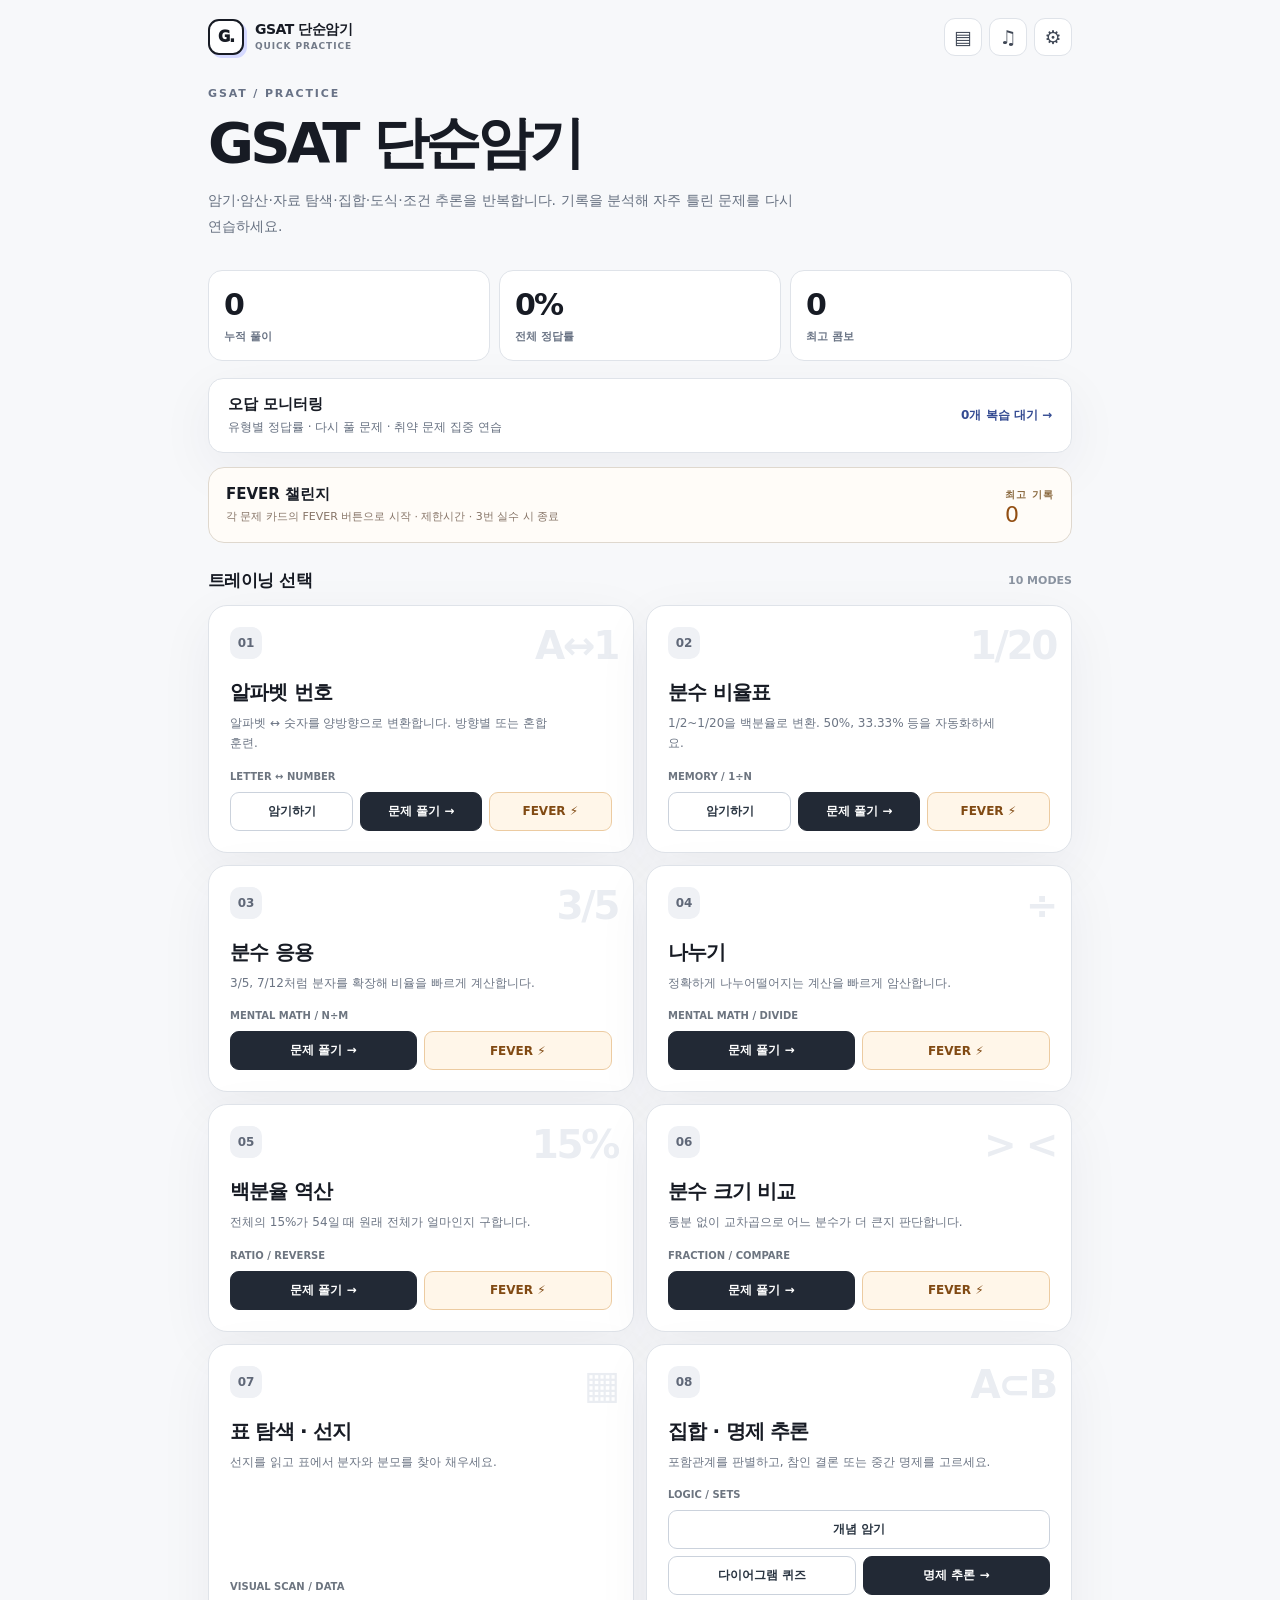
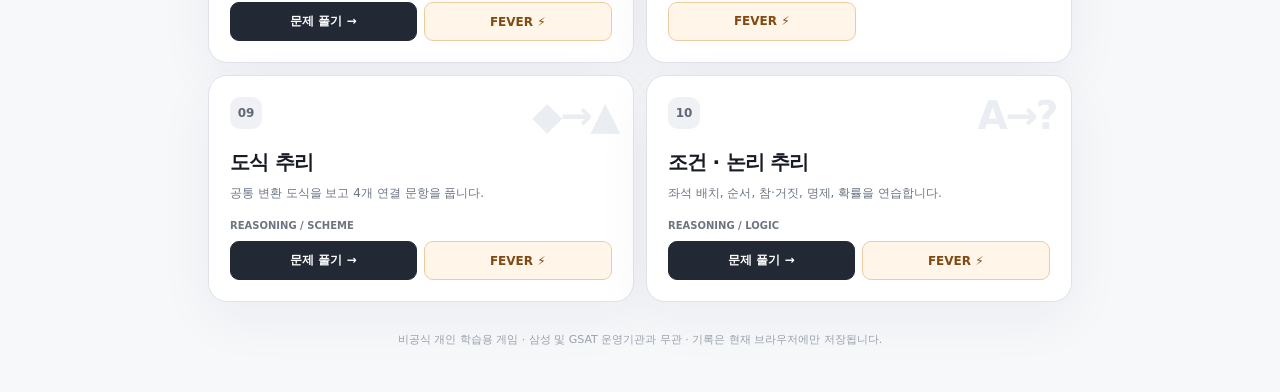
<file: index.html>
<!doctype html>
<html lang="ko">
<head>
  <meta charset="utf-8">
  <meta name="viewport" content="width=device-width,initial-scale=1,viewport-fit=cover">
  <meta name="theme-color" content="#f7f8fa">
  <meta name="description" content="암기 · 암산 · 자료해석 · 집합 추론 · FEVER 챌린지">
  <meta name="apple-mobile-web-app-capable" content="yes">
  <meta name="apple-mobile-web-app-title" content="GSAT 단순암기">
  <link rel="manifest" href="./manifest.webmanifest">
  <link rel="icon" type="image/png" href="./icons/icon-192.png">
  <link rel="apple-touch-icon" href="./icons/icon-192.png">
  <link rel="stylesheet" href="./css/base.css">
  <link rel="stylesheet" href="./css/table.css">
  <link rel="stylesheet" href="./css/logic.css">
  <link rel="stylesheet" href="./css/fever.css">
  <link rel="stylesheet" href="./css/progress.css">
  <link rel="stylesheet" href="./css/keypad.css">
  <link rel="stylesheet" href="./css/reasoning-extra.css">
  <link rel="stylesheet" href="./css/scratchpad.css">
  <title>GSAT 단순암기</title>
</head>
<body>
  <div id="app" class="app-shell"><div class="boot">GSAT 단순암기</div></div>
  <canvas id="fx" aria-hidden="true"></canvas>
  <div id="celebration" class="celebration" aria-live="polite" aria-atomic="true"></div>
  <div id="toast" class="toast" aria-live="polite"></div>
  <script src="./js/core/state.js" defer></script>
  <script src="./js/core/balancing.js" defer></script>
  <script src="./js/core/views.js" defer></script>
  <script src="./js/core/progress.js" defer></script>
  <script src="./js/core/fever.js" defer></script>
  <script src="./js/core/scratchpad.js" defer></script>
  <script src="./js/core/session.js" defer></script>
  <script src="./js/core/effects.js" defer></script>
  <script src="./js/games/alphabet.js" defer></script>
  <script src="./js/games/fractions.js" defer></script>
  <script src="./js/games/arithmetic.js" defer></script>
  <script src="./js/games/table.js" defer></script>
  <script src="./js/games/diagrams.js" defer></script>
  <script src="./js/games/reasoning.js" defer></script>
  <script src="./js/games/scheme.js" defer></script>
  <script src="./js/games/deduction.js" defer></script>
  <script src="./js/main.js" defer></script>
</body>
</html>
</file>
<file: css/base.css>
:root{--bg:#f7f8fa;--paper:#fff;--ink:#171b24;--muted:#667080;--line:#dfe3e9;--line-strong:#aab2bd;--blue:#3f5af8;--good:#17875b;--bad:#c43843;--rounded:19px;--shadow:0 16px 55px rgba(30,41,64,.055)}
*{box-sizing:border-box;-webkit-tap-highlight-color:transparent}
html{background:var(--bg);scroll-behavior:smooth}
body{margin:0;color:var(--ink);font-family:system-ui,-apple-system,"Apple SD Gothic Neo","Malgun Gothic",sans-serif;min-height:100dvh;overscroll-behavior-y:contain}
button,input,select{font:inherit}
button{cursor:pointer}
button:focus-visible,input:focus-visible,select:focus-visible{outline:3px solid #899dff;outline-offset:2px}
button:disabled{opacity:.36;cursor:not-allowed}
.app-shell{max-width:940px;margin:0 auto;padding:calc(18px + env(safe-area-inset-top)) clamp(14px,4vw,38px) calc(42px + env(safe-area-inset-bottom));min-height:100dvh}
.boot{letter-spacing:.22em;font-weight:800;color:#87909e;text-align:center;padding:36vh 0;font-size:12px}
.topbar{display:flex;justify-content:space-between;align-items:center;gap:10px;margin-bottom:31px}
.logo{display:flex;align-items:center;gap:11px;cursor:pointer;user-select:none}
.logo-mark{width:36px;height:36px;border:2px solid var(--ink);border-radius:11px;display:grid;place-items:center;font-size:15px;font-weight:950;letter-spacing:-1px;background:#fff;box-shadow:3px 3px 0 #d5d9ff}
.logo-words{display:flex;flex-direction:column;line-height:1.1}
.logo-words strong{font-size:14px;letter-spacing:.12em}
.logo-words small{font-size:9px;color:#737b89;letter-spacing:.15em;margin-top:4px;font-weight:750}
.top-actions{display:flex;gap:7px;align-items:center}
.icon-btn{width:38px;height:38px;border-radius:11px;border:1px solid var(--line);background:white;color:#404856;display:grid;place-items:center;font-size:19px}
.icon-btn:active{transform:scale(.96)}
.tiny-pill{font-size:11px;color:#60697a;border:1px solid var(--line);background:#fff;border-radius:999px;padding:7px 10px;font-weight:700}
.eyebrow{font-size:11px;font-weight:800;letter-spacing:.17em;color:#687286;text-transform:uppercase}
.hero h1{font-size:clamp(33px,7vw,56px);letter-spacing:-.066em;line-height:1.13;margin:11px 0 14px;font-weight:850}
.hero p{font-size:14px;line-height:1.85;color:var(--muted);max-width:590px;margin:0 0 30px}
.stats-grid{display:grid;grid-template-columns:repeat(3,1fr);gap:9px;margin-bottom:32px}
.stat{border:1px solid var(--line);border-radius:14px;padding:16px 15px;background:var(--paper)}
.stat b{display:block;font-size:clamp(24px,4.2vw,30px);letter-spacing:-.06em;line-height:1.2;font-variant-numeric:tabular-nums}
.stat span{display:block;margin-top:6px;font-size:11px;color:#697384;font-weight:700}
.section-header{display:flex;justify-content:space-between;align-items:center;margin:12px 0 13px}
.section-header h2{font-size:17px;letter-spacing:-.03em;margin:0}
.section-header span{font-size:11px;color:#8a93a0;font-weight:700}
.mode-grid{display:grid;grid-template-columns:repeat(2,1fr);gap:12px}
.mode-card{position:relative;text-align:left;border:1px solid var(--line);border-radius:19px;background:white;padding:21px;min-height:198px;display:flex;flex-direction:column;align-items:flex-start;box-shadow:var(--shadow);transition:transform .13s,border-color .13s,box-shadow .13s;overflow:hidden}
.mode-card:active{transform:scale(.986)}.mode-card:hover{border-color:#b0bbcf;box-shadow:0 10px 35px rgba(45,56,78,.09)}
.mode-index{display:flex;align-items:center;justify-content:center;width:32px;height:32px;background:#eff1f5;color:#606878;border-radius:10px;font-weight:800;font-size:12px;margin-bottom:20px}
.mode-title{font-size:20px;font-weight:800;letter-spacing:-.04em}
.mode-sub{font-size:12px;color:#6c7584;line-height:1.7;max-width:330px;margin-top:7px}
.mode-art{position:absolute;right:15px;top:20px;color:#eaedf2;font-weight:900;letter-spacing:-.06em;font-size:39px;line-height:1;pointer-events:none}
.mode-foot{display:flex;justify-content:space-between;align-items:center;width:100%;margin-top:auto;padding-top:17px;font-size:10px;font-weight:800;color:#6d7580}
.play-arrow{width:27px;height:27px;border:1px solid #e7e9ee;display:grid;place-items:center;border-radius:8px;color:#212632;font-size:15px}
.footnote{font-size:11px;color:#9ba3ae;line-height:1.65;text-align:center;margin:29px auto 0}
.game-head{display:flex;align-items:center;justify-content:space-between;margin-bottom:17px;gap:10px}
.back-btn{display:flex;align-items:center;gap:6px;border:0;padding:8px 0;background:transparent;font-weight:800;color:#667080;font-size:12px}
.game-caption{color:#7f8998;font-size:11px;white-space:nowrap;font-weight:700}
.game-banner{display:flex;align-items:flex-start;justify-content:space-between;gap:12px;margin:0 0 19px}
.game-banner h1{font-size:clamp(23px,5vw,32px);letter-spacing:-.05em;margin:6px 0 0;line-height:1.25}
.combo-chip{border:1px solid #d7dce5;border-radius:12px;background:#fff;padding:9px 13px;text-align:right;min-width:88px}
.combo-chip strong{font-size:19px;font-variant-numeric:tabular-nums;letter-spacing:-.04em}
.combo-chip small{display:block;font-size:9px;letter-spacing:.1em;color:#8a93a1;font-weight:800}
.combo-chip.active{background:#181e32;color:#fff;border-color:#181e32}
.combo-chip.active small{color:#b2bde0}
.progress-track{height:5px;background:#e4e7ee;overflow:hidden;border-radius:100px;margin-bottom:12px}
.progress-fill{height:100%;background:#262c38;border-radius:100px;transition:width .3s ease}
.game-metrics{display:flex;justify-content:space-between;gap:15px;font-size:12px;color:#7b8492;margin-bottom:22px;font-variant-numeric:tabular-nums}
.game-metrics b{color:#394152}
.question-card{background:#fff;border:1px solid var(--line);border-radius:20px;padding:clamp(19px,5vw,38px);box-shadow:var(--shadow);min-height:280px}
.question-label{font-size:11px;letter-spacing:.13em;font-weight:800;color:#808b9a;text-transform:uppercase}
.big-question{font-size:clamp(79px,23vw,132px);font-weight:850;line-height:1.15;text-align:center;letter-spacing:-.075em;padding:18px 0 12px;color:#161b28}
.fraction-question{display:flex;flex-direction:column;align-items:center;padding:15px 0 24px;min-height:162px}
.fraction-numer,.fraction-denom{font-size:clamp(62px,16vw,90px);font-weight:850;letter-spacing:-.075em;line-height:1.0;font-variant-numeric:tabular-nums}
.fraction-line{width:113px;height:5px;background:#111823;margin:9px 0 10px;border-radius:3px}
.question-instruction{text-align:center;color:#7a8391;font-size:12px;margin-bottom:18px}
.answer-form{display:flex;align-items:stretch;gap:9px;max-width:460px;margin:5px auto 0}
.answer-input{min-width:0;flex:1;border:2px solid #e1e5ec;border-radius:13px;background:#f9fafc;padding:15px 14px;font-size:25px;font-weight:800;color:#222a36;text-align:center;font-variant-numeric:tabular-nums}
.answer-input::placeholder{font-size:15px;color:#a0a8b4;letter-spacing:0}
.primary-btn{padding:13px 18px;background:#222935;color:#fff;border:1px solid #222935;border-radius:13px;font-size:14px;font-weight:800;white-space:nowrap}
.primary-btn:active{transform:scale(.98)}
.answer-suffix{font-weight:800;font-size:20px;align-self:center;color:#697384}
.choice-grid{display:grid;grid-template-columns:repeat(2,minmax(0,1fr));gap:10px;max-width:500px;margin:0 auto}
.choice{border:1.5px solid #dce1e9;background:#fff;color:#29313f;padding:21px 12px;border-radius:14px;font-weight:800;font-variant-numeric:tabular-nums;font-size:23px;letter-spacing:-.035em;transition:transform .11s,background .11s,border-color .11s}
.choice:active{transform:scale(.975)}.choice:hover{border-color:#8c9bb6;background:#fafbfe}
.choice.correct{border-color:#17a46c;color:#13764c;background:#eafaf3}.choice.wrong{border-color:#db6570;color:#b33440;background:#fff2f3}
.feedback{margin-top:16px;min-height:22px;font-size:13px;font-weight:750;text-align:center;color:#667080;line-height:1.6}
.feedback.ok{color:var(--good)}.feedback.no{color:var(--bad)}
.shortcut-note{text-align:center;color:#98a0ad;margin-top:13px;font-size:11px;line-height:1.5}
.shake{animation:shake .28s ease}@keyframes shake{0%,100%{transform:translateX(0)}25%{transform:translateX(-6px)}50%{transform:translateX(5px)}75%{transform:translateX(-2px)}}
.table-instruction{background:white;border:1px solid #d6d9df;border-radius:13px;padding:13px 15px;margin-bottom:11px;font-size:12px;line-height:1.65;color:#3c4655}
.table-instruction strong{color:#171c25}
.table-question-title{font-size:13px;font-weight:800;margin-bottom:10px;letter-spacing:-.01em}
.drop-zone-grid{display:grid;grid-template-columns:1fr 1fr;gap:10px;margin-bottom:13px}
.compare-panel{border:1px solid #d5dbe4;background:#fff;border-radius:14px;padding:13px;min-width:0}
.compare-panel-header{display:flex;align-items:center;gap:8px;margin-bottom:9px;min-width:0}
.compare-label{background:#222935;color:white;border-radius:7px;display:grid;place-items:center;width:28px;height:28px;font-size:15px;font-weight:800;flex:0 0 28px}
.compare-description{font-size:11px;line-height:1.4;font-weight:750;letter-spacing:-.02em}
.slotstack{display:flex;flex-direction:column;gap:6px}
.drop-slot{border:1.5px dashed #bfc7d2;background:#fafbfc;border-radius:9px;min-height:49px;padding:8px;display:flex;flex-direction:column;align-items:flex-start;justify-content:center;gap:3px;color:#697484;transition:background .11s,border-color .11s}
.drop-slot .slot-role{font-size:10px;font-weight:700;line-height:1.3}
.drop-slot .slot-val{font-size:14px;min-height:16px;font-weight:850;line-height:1.2;color:#222e3c;font-variant-numeric:tabular-nums}
.drop-slot.filled{border-style:solid;background:#f0f8f4;border-color:#9bcfb8}.drop-slot.filled .slot-val{color:#156b4d}
.drop-slot.drop-active{border-color:#4f69f7;background:#ebeeff;box-shadow:0 0 0 3px #4c68fb1b}
.drop-slot.drop-error{border-color:#d04f58;background:#fff0f1}
.math-op{font-size:11px;text-align:center;font-weight:750;color:#7a8592;padding:1px}
.table-help{display:flex;align-items:center;justify-content:space-between;gap:9px;color:#6a7483;font-size:11px;margin:8px 0 9px;line-height:1.5}
.table-help .tag{border:1px solid #d9dfe8;border-radius:5px;padding:3px 6px;background:#fff;white-space:nowrap}
.table-viewport{height:clamp(234px,39dvh,375px);overflow:auto;position:relative;border:1.5px solid #1b1d22;background:#fff;border-radius:0;overscroll-behavior:contain;scrollbar-width:thin}
.gsat-table{border-collapse:separate;border-spacing:0;table-layout:fixed;width:710px;min-width:710px;background:#fff;color:#161616;font-family:"Malgun Gothic","Apple SD Gothic Neo",Arial,sans-serif;font-variant-numeric:tabular-nums;font-size:12px}
.gsat-table th,.gsat-table td{border-right:1px solid #222;border-bottom:1px solid #222;padding:10px 5px;text-align:center;background:#fff;white-space:nowrap;height:39px}
.gsat-table th{font-size:11px;font-weight:800;background:#fff;position:sticky;top:0;z-index:5}
.gsat-table tr:last-child td{border-bottom:0}.gsat-table th:last-child,.gsat-table td:last-child{border-right:0}
.gsat-table .company{position:sticky;left:0;width:112px;min-width:112px;z-index:3;font-weight:650;background:#fff}
.gsat-table .year{position:sticky;left:112px;width:54px;min-width:54px;z-index:3;background:#fff}
.gsat-table th.company,.gsat-table th.year{z-index:8}
.gsat-table td.numeric{cursor:grab;user-select:none;-webkit-user-select:none;touch-action:none}
.gsat-table td.numeric:active{cursor:grabbing}
.gsat-table td.cell-picked{background:#e9edff !important;box-shadow:inset 0 0 0 2px #6f83f9}
.gsat-table td.muted-group{border-top:1.5px solid #111}
.table-legend{color:#858b96;font-size:10px;padding:7px 0 0}
.table-compare{display:flex;gap:8px;justify-content:center;margin:13px 0 0}
.table-compare button{flex:1;max-width:180px;padding:14px 5px;border:1.5px solid #ced4de;background:#fff;border-radius:10px;font-size:17px;font-weight:850;font-variant-numeric:tabular-nums}
.table-compare button:not(:disabled):active{transform:scale(.98)}
.table-feedback{font-size:12px;min-height:37px;margin:10px 0 0;text-align:center;line-height:1.6;font-weight:700;color:#5b6571}
.table-feedback.ok{color:var(--good)}.table-feedback.no{color:var(--bad)}
.drag-ghost{position:fixed;z-index:10001;pointer-events:none;transform:translate(-50%,-50%) rotate(-3deg) scale(1.12);border:1px solid #111c31;border-radius:9px;padding:13px 18px;font-size:18px;font-weight:850;box-shadow:0 15px 28px #10204d42,0 0 0 4px #e4eaff;background:#fff;color:#131a28;white-space:nowrap;will-change:left,top;user-select:none}
.table-spark{box-shadow:0 0 0 4px #e7edff}
.session-finish{border:1px solid var(--line);background:white;border-radius:22px;text-align:center;padding:43px 23px 33px;box-shadow:var(--shadow)}
.finish-kicker{letter-spacing:.16em;color:#7a8595;font-size:11px;font-weight:850}
.finish-percent{font-size:clamp(76px,17vw,126px);line-height:1.2;letter-spacing:-.095em;font-weight:850;font-variant-numeric:tabular-nums;margin:15px 0}
.finish-title{font-size:22px;font-weight:800;letter-spacing:-.035em;margin:0 0 23px}
.finish-grid{display:grid;grid-template-columns:repeat(3,1fr);gap:8px;max-width:570px;margin:0 auto 28px}
.finish-stat{background:#f7f8fa;border-radius:12px;padding:13px 3px}
.finish-stat b{font-size:23px;font-variant-numeric:tabular-nums}.finish-stat span{font-size:10px;color:#737d8e;display:block;margin-top:5px}
.finish-actions{display:flex;justify-content:center;gap:9px;flex-wrap:wrap}
.secondary-btn{padding:13px 18px;background:white;border:1px solid #cbd2dc;color:#293441;border-radius:13px;font-size:14px;font-weight:800}
.overlay{position:fixed;inset:0;background:rgba(21,26,36,.42);z-index:2000;display:grid;place-items:center;padding:15px;backdrop-filter:blur(3px)}
.modal{background:#fff;border-radius:20px;padding:24px;max-width:440px;width:100%;box-shadow:0 22px 66px rgba(10,18,35,.16)}
.modal h2{font-size:22px;margin:0 0 9px;letter-spacing:-.045em}.modal p{color:#6f7989;font-size:13px;line-height:1.75;margin:0 0 16px}
.setting-row{display:flex;align-items:center;justify-content:space-between;gap:14px;padding:13px 0;border-bottom:1px solid #eef0f4;font-size:13px;font-weight:700}
.setting-row select{border:1px solid #ccd2dc;background:white;color:#242d3c;border-radius:9px;padding:8px;max-width:178px;font-weight:750}
.setting-row input[type=checkbox]{accent-color:#28354b;width:18px;height:18px}
.modal-footer{display:flex;justify-content:flex-end;margin-top:19px}
#fx{position:fixed;inset:0;width:100%;height:100%;pointer-events:none;z-index:10000}
.celebration{position:fixed;left:50%;top:23%;transform:translate(-50%,-50%);z-index:10002;pointer-events:none;white-space:nowrap;font-weight:950;font-size:clamp(35px,9vw,73px);color:#182230;letter-spacing:-.07em;opacity:0;text-align:center;text-shadow:0 2px 0 #fff,0 8px 22px #ffffffba}
.celebration.show{animation:popcelebrate .73s cubic-bezier(.18,.8,.35,1)}
@keyframes popcelebrate{0%{opacity:0;transform:translate(-50%,-50%) scale(.4) rotate(-8deg)}17%{opacity:1;transform:translate(-50%,-50%) scale(1.22) rotate(3deg)}60%{opacity:1;transform:translate(-50%,-50%) scale(1)}100%{opacity:0;transform:translate(-50%,-78%) scale(1.12)}}
.toast{position:fixed;z-index:10100;left:50%;bottom:calc(28px + env(safe-area-inset-bottom));transform:translate(-50%,12px);background:#212a37;color:#fff;border-radius:12px;padding:11px 16px;font-weight:750;font-size:12px;opacity:0;transition:opacity .16s,transform .16s;pointer-events:none;white-space:nowrap;max-width:90vw;text-align:center}
.toast.show{opacity:1;transform:translate(-50%,0)}
@media(max-width:580px){.app-shell{padding-left:14px;padding-right:14px}.hero h1{font-size:38px}.mode-grid{gap:9px}.mode-card{padding:17px;min-height:205px}.mode-title{font-size:17px}.mode-sub{font-size:11px}.mode-art{font-size:30px;right:12px}.mode-index{margin-bottom:19px}.stat{padding:13px 9px}.stat b{font-size:24px}.question-card{padding:20px 15px}.answer-form{gap:5px}.answer-input{font-size:23px;padding:12px 8px}.primary-btn{padding:12px}.compare-panel{padding:9px}.compare-description{font-size:10px}.compare-panel-header{align-items:flex-start}.drop-slot .slot-role{font-size:9px}.drop-slot .slot-val{font-size:13px}.drop-slot{padding:7px;min-height:51px}.table-viewport{height:34dvh;min-height:225px}.table-help{font-size:10px}.table-compare button{font-size:15px}}
@media(max-width:365px){.mode-art{display:none}.mode-card{min-height:190px}.mode-title{font-size:16px}.compare-description{font-size:9.5px}.drop-zone-grid{gap:6px}}
@media(prefers-reduced-motion:reduce){*,*::before,*::after{scroll-behavior:auto!important;animation-duration:.001ms!important;transition-duration:.001ms!important}}
/* Keep the settings form reachable on short, narrow phones. */
.modal{max-height:calc(100dvh - 30px);overflow-y:auto;overscroll-behavior:contain}
</file>
<file: css/table.css>
/* v1.1: printable exam-sheet composition, based on the proportions of a PSAT handout.
   No copied exam text or tables are bundled. */
.exam-paper{max-width:830px;margin:0 auto;background:#fff;border:1px solid #cdd2da;border-radius:0;padding:clamp(20px,5.1vw,51px) clamp(19px,5.8vw,61px) clamp(35px,5.5vw,62px);box-shadow:0 9px 28px rgba(17,24,39,.025)}
.exam-paper-meta{display:flex;justify-content:space-between;gap:12px;border-bottom:1px solid #dadada;padding-bottom:8px;margin-bottom:23px;font-size:10px;font-weight:700;color:#777;letter-spacing:.025em}
.exam-question{font-size:clamp(14px,2.5vw,16px);line-height:1.8;letter-spacing:-.025em;margin:0 0 12px;color:#151515}
.exam-question strong{font-weight:850}
.exam-bracket{white-space:nowrap;font-weight:750}
.exam-formula{font-size:12px;line-height:1.6;color:#51555d;margin:0 0 23px;border-left:2px solid #c9ced6;padding-left:11px}
.exam-paper .drop-zone-grid{gap:14px;margin-bottom:21px}
.exam-paper .compare-panel{border-color:#cbd0d8;border-radius:6px;box-shadow:none;padding:13px}
.exam-paper .compare-label{background:#252525;border-radius:3px}
.exam-paper .compare-description{font-size:12px;line-height:1.55}
.exam-paper .drop-slot{border-radius:4px;background:#fff;border-color:#b7bdc6}
.exam-paper .drop-slot.filled{background:#f1f6f2;border-color:#a8c5b4}
.exam-paper .drop-slot.drop-active{background:#eef1ff;border-color:#445bde}
.exam-paper .table-help{margin:8px 0 27px;color:#777}
.exam-paper .table-help .tag{border-color:#e0e0e0;border-radius:3px;color:#555}
.exam-table-wrap{width:100%;max-width:690px;margin:0 auto;padding:0}
.exam-table-title{font-family:'Malgun Gothic','Apple SD Gothic Neo',sans-serif;color:#111;text-align:center;font-size:clamp(13px,2.3vw,16px);line-height:1.6;font-weight:750;letter-spacing:-.035em;margin-bottom:1px}
.exam-table-unit{text-align:right;font-size:11px;color:#272727;margin-bottom:7px}
.exam-paper .table-viewport{height:auto;min-height:0;max-height:none;overflow-x:auto;overflow-y:hidden;border:0;border-radius:0;scrollbar-width:thin;overscroll-behavior-x:contain}
.exam-paper .gsat-table{border-collapse:collapse;table-layout:fixed;min-width:0;width:100%;font-size:12px;border:1px solid #252525}
.exam-paper .gsat-table th,.exam-paper .gsat-table td{border:1px solid #545454;padding:7px 6px;height:33px;font-weight:450;position:static;white-space:nowrap;background:#fff;text-align:center}
.exam-paper .gsat-table th{font-weight:750;background:#f6f6f6}
.exam-paper .gsat-table .label-cell{background:#fafafa;font-weight:650}
.exam-paper .gsat-table th small{display:block;font-size:9px;color:#333;font-weight:500}
.exam-paper .gsat-table .group-start>*{border-top:2px solid #333}
.exam-paper .gsat-table .total-row>*{background:#f5f5f5;font-weight:750}
.exam-paper .gsat-table tr:last-child>*{border-bottom:1px solid #545454}
.exam-paper .gsat-table tr>*:last-child{border-right:1px solid #545454}
.exam-paper .gsat-table td.numeric{touch-action:none}
.exam-paper .gsat-table td.numeric.cell-picked{background:#e9edff;box-shadow:inset 0 0 0 2px #7485ec}
.exam-paper .gsat-table.finance-table{min-width:605px}
.exam-paper .gsat-table.finance-table th:first-child{width:21%}
.exam-paper .gsat-table.finance-table th:nth-child(2){width:12%}
.exam-paper .gsat-table.industry-table{min-width:620px}
.exam-paper .gsat-table.industry-table th:first-child{width:12%}
.exam-paper .gsat-table.industry-table th:nth-child(2){width:18%}
.exam-paper .gsat-table.monthly-table{min-width:320px;max-width:480px;margin:0 auto}
.exam-paper .table-legend{font-size:10px;color:#767b84;line-height:1.6;padding:11px 0 0}
.exam-paper+.table-compare{max-width:830px;margin:17px auto 0}
.exam-paper~.table-feedback{max-width:830px;margin:9px auto 0}
@media(max-width:600px){
 .exam-paper{padding:23px 17px 33px}
 .exam-paper-meta{font-size:9px;margin-bottom:20px}
 .exam-paper .drop-zone-grid{gap:7px;position:sticky;top:7px;z-index:10;background:rgba(255,255,255,.96);padding:6px 0;margin-left:-5px;margin-right:-5px}
 .exam-paper .compare-panel{padding:8px}
 .exam-paper .compare-description{font-size:10px}
 .exam-paper .drop-slot{padding:7px 5px}
 .exam-paper .table-help{font-size:10px;gap:4px}
 .exam-paper .table-help .tag{font-size:9px}
 .exam-paper .gsat-table{font-size:11px}
 .exam-paper .gsat-table th,.exam-paper .gsat-table td{padding:7px 3px;height:34px}
 .exam-paper .table-legend{padding:9px 0 0}
 .exam-paper .gsat-table.monthly-table{width:100%;min-width:290px}
}

/* v1.2: study tables, statement-first ratio slots, and mobile table fit. */
.mode-card{display:flex;flex-direction:column;align-items:stretch;cursor:default}
.mode-card .mode-title,.mode-card .mode-sub,.mode-card .mode-foot{display:block}
.mode-card .mode-foot{margin-top:auto;margin-bottom:10px}
.mode-actions{display:flex;gap:7px;flex-wrap:wrap;position:relative;z-index:1}
.mode-actions button{flex:1;min-width:0;padding:10px 8px;font-size:12px;white-space:nowrap;border-radius:9px}
.mode-actions .mode-study{background:white}
.mode-actions .mode-play{padding:10px 7px}
.study-header{margin:12px 0 17px}
.study-header h1{font-size:clamp(26px,5vw,38px);letter-spacing:-.055em;margin:7px 0 5px}
.study-header p{font-size:13px;color:#697483;line-height:1.65;margin:0}
.study-toolbar{display:flex;gap:8px;flex-wrap:wrap;margin:18px 0}
.study-toggle{background:#fff;border:1px solid #ccd2dc;border-radius:9px;padding:11px 12px;color:#475164;font-size:12px;font-weight:750}
.study-toggle.selected{background:#e9edff;border-color:#677cff;color:#263a9e}
.study-play{margin-left:auto;font-size:12px;padding:11px 13px}
.study-grid{display:grid;gap:9px}
.study-grid.alphabet-grid{grid-template-columns:repeat(6,minmax(0,1fr))}
.study-grid.fraction-grid{grid-template-columns:repeat(5,minmax(0,1fr))}
.study-item{border:1px solid #cfd5de;border-radius:11px;background:#fff;min-height:91px;display:flex;flex-direction:column;gap:7px;align-items:center;justify-content:center;padding:10px 5px}
.study-front{font-size:clamp(17px,3vw,22px);font-weight:850;color:#111e33}
.study-back{font-size:clamp(13px,2.3vw,17px);font-weight:750;color:#54627c;font-variant-numeric:tabular-nums}
.study-item.masked .study-back{visibility:hidden}
.study-item.masked.revealed .study-back{visibility:visible;color:#2855ce}
.study-item.masked{border-style:dashed;border-color:#aeb8ca}
.study-item.masked.revealed{border-style:solid;background:#f0f4ff}
.study-footnote{color:#798391;font-size:11px;line-height:1.7;margin:16px 0 26px}
.exam-paper .exam-question{font-size:14px;margin-bottom:22px}
.exam-options{display:flex;flex-direction:column;gap:16px;margin:0 0 38px}
.exam-option{display:flex;flex-direction:column;gap:7px;min-width:0;padding-bottom:14px;border-bottom:1px solid #ececef}
.exam-option-text{display:flex;gap:9px;align-items:baseline;color:#151515;font-size:clamp(13px,2vw,15px);font-weight:600;line-height:1.7}
.exam-option-number{font-family:Arial,sans-serif;font-size:20px;font-weight:600;flex:0 0 25px}
.exam-option-ratio{display:flex;gap:10px;align-items:center;margin:0 0 0 34px}
.exam-option-ratio .drop-slot{height:42px;min-height:42px;max-width:140px;flex:1;align-items:center;border:1px dashed #9ba5b7;border-radius:3px;background:#fff;padding:5px 8px}
.exam-option-ratio .slot-val{font-size:14px;line-height:1.25;text-align:center;min-height:17px}
.exam-option-ratio .drop-slot.filled{border:1px solid #78a78e;background:#f0faf4}
.exam-option-ratio .drop-slot:not(.filled)::after{content:' ';height:1px;width:80%;background:#d6dae2}
.fraction-slash{font-size:22px;font-weight:500;color:#151515;padding:0 2px}
.exam-paper .table-viewport{overflow-x:hidden;max-width:100%}
.exam-paper .gsat-table.finance-table,.exam-paper .gsat-table.industry-table,.exam-paper .gsat-table.monthly-table,.exam-paper .gsat-table.kindergarten-table{min-width:0;max-width:none;width:100%}
.exam-paper .gsat-table th,.exam-paper .gsat-table td{white-space:normal;overflow-wrap:anywhere}
.exam-paper .gsat-table td.numeric{white-space:nowrap;font-variant-numeric:tabular-nums}
.exam-paper .gsat-table.finance-table th:first-child{width:19%}
.exam-paper .gsat-table.finance-table th:nth-child(2){width:12%}
.exam-paper .gsat-table.industry-table th:first-child{width:12%}
.exam-paper .gsat-table.industry-table th:nth-child(2){width:18%}
.exam-paper .gsat-table.kindergarten-table th:first-child{width:19%}
.table-bottom{display:flex;align-items:center;justify-content:space-between;gap:12px;flex-wrap:wrap;margin-top:9px}
.table-zoom-btn{border:1px solid #d2d5de;background:#fff;color:#485266;font-size:11px;font-weight:700;padding:7px 10px;border-radius:6px;white-space:nowrap}
.table-zoom-btn:hover{border-color:#71809c}
.exam-paper .table-viewport.table-enlarged{overflow-x:auto}
.exam-paper .table-viewport.table-enlarged .finance-table{min-width:640px}
.exam-paper .table-viewport.table-enlarged .industry-table{min-width:650px}
.exam-paper .table-viewport.table-enlarged .kindergarten-table{min-width:470px}
.exam-paper .table-viewport.table-enlarged .monthly-table{min-width:390px}
.table-feedback:empty{min-height:0;margin:0}
@media(max-width:700px){
 .study-grid.alphabet-grid{grid-template-columns:repeat(4,minmax(0,1fr))}
 .study-grid.fraction-grid{grid-template-columns:repeat(3,minmax(0,1fr))}
 .exam-paper .gsat-table th,.exam-paper .gsat-table td{padding:6px 2px}
}
@media(max-width:600px){
 .exam-paper{padding:23px 12px 30px}
 .exam-paper .exam-question{margin-bottom:18px}
 .exam-options{gap:13px;margin-bottom:29px}
 .exam-option{gap:5px;padding-bottom:11px}
 .exam-option-text{font-size:12.5px;line-height:1.6}
 .exam-option-ratio{gap:8px;margin-left:32px}
 .exam-option-ratio .drop-slot{max-width:128px;height:37px;min-height:37px}
 .exam-paper .gsat-table{font-size:clamp(9px,2.45vw,11px)}
 .exam-paper .gsat-table th,.exam-paper .gsat-table td{font-size:inherit;padding:5px 1px;line-height:1.4;height:31px}
 .exam-paper .gsat-table th{word-break:keep-all}
 .exam-paper .gsat-table.finance-table th:first-child{width:20%}
 .exam-paper .gsat-table.finance-table th:nth-child(2){width:12%}
 .exam-paper .gsat-table.industry-table th:first-child{width:12%}
 .exam-paper .gsat-table.industry-table th:nth-child(2){width:18%}
 .exam-paper .gsat-table th small{font-size:8px}
 .exam-paper .gsat-table td.numeric{letter-spacing:-.035em}
 .exam-paper .table-legend{font-size:9px}
 .mode-card{padding:15px;min-height:232px}
 .mode-actions button{font-size:11px;padding:8px 4px}
 .study-item{min-height:84px}
}
@media(max-width:365px){
 .study-grid.fraction-grid{grid-template-columns:repeat(2,minmax(0,1fr))}
 .exam-paper .gsat-table{font-size:9px}
 .exam-paper .gsat-table th,.exam-paper .gsat-table td{padding:5px 0}
 .exam-paper{padding-left:8px;padding-right:8px}
}
</file>
<file: css/logic.css>
/* v1.3: syllogisms and the simplified GSAT 단순암기 brand. */
.logo-words strong{font-size:14px;letter-spacing:-.035em}
.logo-words small{letter-spacing:.1em}
.reason-paper{background:#fff;border:1px solid #dce0e7;border-radius:17px;box-shadow:var(--shadow);padding:clamp(21px,4vw,38px) clamp(17px,4vw,37px) 25px;margin:0 auto;max-width:840px}
.reason-meta{display:flex;justify-content:space-between;gap:10px;color:#7a8392;font-size:11px;letter-spacing:.05em;font-weight:750;margin-bottom:13px}
.reason-intro{font-size:clamp(15px,2.6vw,18px);font-weight:750;color:#171d2a;line-height:1.7;letter-spacing:-.025em;margin:0 0 23px}
.reason-premises{display:flex;flex-direction:column;gap:0;background:#fafbfc;border:1px solid #e1e5ec;border-radius:10px;margin-bottom:29px;overflow:hidden}
.reason-premise{display:flex;gap:18px;align-items:baseline;padding:16px 20px;border-bottom:1px solid #e4e7ed;line-height:1.65;letter-spacing:-.02em;font-weight:720;font-size:clamp(15px,2.3vw,18px)}
.reason-premise:last-child{border-bottom:0}
.reason-p-label{font-size:11px;font-weight:740;color:#687385;min-width:72px;flex:0 0 auto}
.reason-connector{font-size:15px;color:#747d8d;padding:6px 20px;border-bottom:1px solid #e4e7ed;letter-spacing:.1em;text-align:center}
.reason-goal{background:#f0f3f8}
.reason-choices{display:grid;grid-template-columns:1fr;gap:10px}
.reason-choice{min-height:63px;width:100%;display:flex;gap:18px;text-align:left;align-items:center;background:#fff;border:1px solid #cdd4df;padding:14px 18px;border-radius:11px;color:#202836;font-size:clamp(15px,2.3vw,17px);font-weight:650;letter-spacing:-.02em;line-height:1.5;transition:transform .1s,border-color .1s,background .1s}
.reason-choice:active{transform:scale(.988)}
.reason-choice:hover{border-color:#8899ba;background:#fcfdff}
.reason-choice-number{font-size:23px;color:#606b7c;line-height:1;flex:0 0 auto}
.reason-choice.correct,.reason-choice.reason-answer-reveal{background:#f0faf5;border-color:#43a87b;color:#11653e}
.reason-choice.wrong{background:#fff0f0;border-color:#e07780;color:#b42b37}
.reason-feedback{margin-top:17px;text-align:left;line-height:1.8;min-height:28px}
.reason-hint{border-top:1px dashed #e6e8ec;padding-top:12px;color:#7c8595;font-size:11px;line-height:1.7;margin:17px 0 0}
@media(max-width:480px){
 .reason-paper{padding:20px 15px 20px}
 .reason-intro{font-size:15px;margin-bottom:17px}
 .reason-premise{padding:15px 12px;gap:8px;font-size:15px}
 .reason-p-label{min-width:57px;font-size:10px}
 .reason-choice{min-height:61px;padding:12px 11px;font-size:15px;gap:11px}
 .reason-choice-number{font-size:21px}
}

/* v1.4: diagram memorization and multiple-choice Venn training */
.mode-actions.logic-actions{display:grid;grid-template-columns:repeat(2,minmax(0,1fr));width:100%;gap:7px}
.mode-actions.logic-actions .mode-study{grid-column:span 2}
.mode-actions.logic-actions button{white-space:normal;line-height:1.25;min-height:39px}
.diagram-legend{display:flex;align-items:center;flex-wrap:wrap;gap:8px 24px;padding:12px 15px;border:1px solid #e0e4eb;border-radius:11px;background:#fff;font-size:12px;font-weight:670;color:#414c60}
.diagram-legend>span{display:inline-flex;align-items:center;gap:7px}
.legend-square{display:inline-block;width:19px;height:17px;border:1px solid #8190a7;background:#abb5c5}
.legend-x{font-size:23px;line-height:1;font-weight:850;color:#161d29}
.diagram-study-callout{margin-top:10px;color:#586378;font-size:12px;line-height:1.7}
.diagram-study-grid{display:grid;grid-template-columns:repeat(2,minmax(0,1fr));gap:12px}
.diagram-study-card{background:#fff;text-align:left;border:1px solid #d7dde6;border-radius:15px;padding:18px;display:flex;flex-direction:column;gap:8px;min-width:0;min-height:276px;align-items:stretch}
.diagram-study-card:hover{border-color:#9baac3}
.diagram-study-statement{font-size:16px;font-weight:800;line-height:1.5;color:#182235;word-break:keep-all}
.diagram-study-illustration{position:relative;display:block;margin:0 auto;width:100%;max-width:280px}
.diagram-svg{display:block;width:100%;height:auto;pointer-events:none}
.diagram-masked-label{display:none;position:absolute;inset:0;align-items:center;justify-content:center;color:#758093;font-size:12px;font-weight:750}
.diagram-study-detail{display:flex;flex-direction:column;gap:5px;line-height:1.5;min-height:64px}
.diagram-study-detail strong{font-size:17px;color:#26344a;font-weight:800}
.diagram-study-detail small{font-size:12px;color:#6d7685;line-height:1.65}
.diagram-study-card.masked:not(.revealed){border-style:dashed}
.diagram-study-card.masked:not(.revealed) .diagram-svg,.diagram-study-card.masked:not(.revealed) .diagram-study-detail{visibility:hidden}
.diagram-study-card.masked:not(.revealed) .diagram-masked-label{display:flex}
.diagram-study-card.masked.revealed{border-color:#7c99df;background:#f7f9ff}
.diagram-question-instruction{font-size:15px;color:#323b4a;font-weight:720;line-height:1.6;margin:0 0 12px}
.diagram-statement{font-size:clamp(21px,4vw,27px);font-weight:850;text-align:center;border:1px solid #dbe0e8;padding:20px 12px;border-radius:11px;line-height:1.5;color:#111d2e;background:#f9fafc}
.quiz-legend{border:0;border-bottom:1px solid #e5e8ef;border-radius:0;background:transparent;justify-content:center;margin:13px 0 17px;padding:5px 0 12px;font-size:11px}
.diagram-option-grid{display:grid;grid-template-columns:repeat(2,minmax(0,1fr));gap:12px}
.diagram-option{display:flex;flex-direction:column;justify-content:flex-start;align-items:stretch;padding:11px 12px 5px;gap:1px;border:1px solid #ccd4e0;border-radius:12px;background:#fff;color:#283244;min-width:0}
.diagram-option:active{transform:scale(.985)}
.diagram-option:hover{border-color:#8ca0c4}
.diagram-option-number{text-align:left;font-size:22px;color:#5d6879;font-weight:700;line-height:1.2}
.diagram-option .diagram-svg{max-height:185px}
.diagram-option.correct,.diagram-option.diagram-answer-reveal{background:#f0faf5;border-color:#43a87b}
.diagram-option.wrong{background:#fff0f0;border-color:#e07780}
@media(max-width:600px){.diagram-study-grid{grid-template-columns:1fr 1fr;gap:8px}.diagram-study-card{min-height:215px;padding:11px}.diagram-study-statement{font-size:12px;min-height:40px}.diagram-study-detail strong{font-size:14px}.diagram-study-detail small{font-size:10px}.diagram-option-grid{gap:7px}.diagram-option{padding:6px 7px 2px}.diagram-option-number{font-size:18px}.diagram-statement{padding:13px 7px}.diagram-legend{gap:5px 16px;font-size:11px}}
@media(max-width:375px){.diagram-study-grid{grid-template-columns:1fr}.diagram-study-card{min-height:220px;padding:14px}.diagram-study-statement{font-size:15px;min-height:0}.diagram-study-illustration{max-width:220px}.diagram-study-detail strong{font-size:16px}.diagram-study-detail small{font-size:11px}.diagram-option{padding:4px 3px}.diagram-legend{font-size:10px}}
</file>
<file: css/fever.css>
/* v1.6 / optional escalating FEVER gameplay; the question surface stays calm */
.mode-actions .mode-fever{background:#fff6e9;border:1px solid #eccba1;color:#814a13;font-weight:850}
.mode-actions .mode-fever:hover{background:#ffedcf;border-color:#dba04c}
.fever-overview{border:1px solid #dfd8ce;background:#fffcf8;border-radius:16px;padding:15px 17px;margin:-16px 0 26px;display:flex;align-items:center;justify-content:space-between;gap:14px}
.fever-overview small{display:block;color:#867467;font-size:11px;margin-top:5px;line-height:1.5}
.fever-overview strong{font-size:15px}
.fever-overview .score-best{font-size:22px;letter-spacing:-.04em;color:#924e12;font-variant-numeric:tabular-nums;white-space:nowrap}
.fever-intro{border-radius:23px;background:#fff;border:1px solid #dfe2e9;padding:clamp(24px,6vw,50px);box-shadow:var(--shadow)}
.fever-intro-mark{display:inline-block;padding:7px 11px;border-radius:7px;background:#fff1db;color:#9b570c;font-size:12px;letter-spacing:.13em;font-weight:950}
.fever-intro h1{font-size:clamp(34px,8vw,54px);letter-spacing:-.07em;margin:17px 0 12px}
.fever-intro p{font-size:14px;color:#667080;line-height:1.85}
.fever-rules{border:1px solid #e7e9ee;border-radius:14px;overflow:hidden;margin:25px 0}
.fever-rule{display:flex;justify-content:space-between;align-items:center;padding:13px 17px;border-bottom:1px solid #eff0f3;gap:15px;font-size:12px}
.fever-rule:last-child{border:0}.fever-rule span{color:#697385}.fever-rule strong{text-align:right;font-weight:820}
.fever-actions{display:flex;gap:10px;flex-wrap:wrap}.fever-actions button{flex:1;min-width:125px}
.fever-hud{border:1px solid #d9dde5;border-radius:16px;background:#fff;padding:13px 14px 11px;margin:-2px 0 18px}
.fever-hud-top{display:flex;align-items:center;gap:11px;justify-content:space-between}
.fever-score-group{display:flex;flex-direction:column;gap:1px;min-width:92px}
.fever-kicker{font-size:10px;color:#8b6a40;font-weight:850;letter-spacing:.11em}
.fever-score{font-size:clamp(26px,6vw,39px);font-weight:900;letter-spacing:-.065em;line-height:1.12;font-variant-numeric:tabular-nums}
.fever-level{text-align:center;flex:1;min-width:0;font-size:12px;font-weight:850;line-height:1.6;color:#3d4656}
.fever-level small{display:block;color:#7b8594;font-size:10px;font-weight:650}
.fever-lives{text-align:right;white-space:nowrap;font-size:20px;letter-spacing:3px;color:#d35a4c;min-width:66px}
.fever-lives .spent{color:#d8dce4}
.fever-hud-bottom{display:flex;align-items:center;gap:11px;margin:11px 0 7px}
.fever-timer{flex:1;height:11px;border-radius:99px;background:#eaedf2;overflow:hidden;position:relative}
.fever-timer-fill{height:100%;width:100%;background:linear-gradient(90deg,#f9ab4c,#df6c28);border-radius:99px;transition:width .06s linear}
.fever-timer-fill.urgent{background:linear-gradient(90deg,#e36a7d,#c83747)}
.fever-seconds{font-size:16px;font-weight:850;min-width:51px;text-align:right;font-variant-numeric:tabular-nums}
.fever-foot{display:flex;align-items:center;justify-content:space-between;gap:10px;font-size:10px;color:#707a89;font-weight:700}
.fever-mult{display:inline-flex;align-items:center;border-radius:6px;padding:4px 8px;background:#fff1e2;color:#8f541d;font-size:12px;font-weight:850;font-variant-numeric:tabular-nums}
.fever-mult.hot{background:#242034;color:#fff3c5;box-shadow:0 0 0 3px #ffd49b36}
.fever-hud.rising{animation:fever-pulse .38s ease}
@keyframes fever-pulse{0%{box-shadow:0 0 0 0 #e79c3d70}60%{box-shadow:0 0 0 7px #e79c3d1d}100%{box-shadow:0 0 0 0 transparent}}
.fever-results .finish-percent{font-size:clamp(66px,15vw,104px);color:#8e521a}
.fever-history{font-size:11px;color:#6d7583;line-height:1.7;text-align:center;margin-top:13px}
@media(max-width:580px){.mode-actions .mode-fever{padding:9px 6px}.fever-overview{padding:13px}.fever-hud{padding:11px}.fever-lives{font-size:18px;letter-spacing:0;min-width:58px}.fever-score{font-size:28px}.fever-intro{padding:23px}.fever-intro h1{font-size:36px}}
</file>
<file: css/progress.css>
/* v1.5 — math modules and local-only error dashboard */
.monitor-banner{display:flex;justify-content:space-between;align-items:center;text-align:left;gap:12px;width:100%;background:#fff;border:1px solid var(--line);border-radius:15px;padding:16px 19px;margin:-15px 0 30px;box-shadow:var(--shadow);color:var(--ink)}
.monitor-banner span:first-child{display:flex;flex-direction:column;gap:5px}.monitor-banner strong{font-size:15px}.monitor-banner small{font-size:12px;color:var(--muted)}.monitor-count{font-size:12px;white-space:nowrap;font-weight:800;color:#344b92}
.math-equation{font-size:clamp(34px,9vw,68px);font-weight:850;letter-spacing:-.055em;text-align:center;margin:44px auto 28px;line-height:1.35;font-variant-numeric:tabular-nums}.math-equation span{color:#607082}
.reverse-percent-brief{text-align:center;display:flex;justify-content:center;align-items:center;flex-wrap:wrap;gap:8px;font-size:clamp(16px,3vw,23px);padding:46px 0 27px}.reverse-percent-brief strong{font-size:clamp(28px,7vw,44px);letter-spacing:-.04em}
.compare-fractions{display:flex;align-items:center;justify-content:center;gap:clamp(19px,5vw,62px);padding:25px 0 32px}.math-fraction{display:flex;flex-direction:column;align-items:center;min-width:65px;gap:6px;font-size:clamp(40px,10vw,72px);line-height:1.15;font-variant-numeric:tabular-nums}.math-fraction i{background:#1b2536;width:100%;height:4px;border-radius:4px}.comparison-placeholder{font-size:clamp(37px,7vw,50px);font-weight:850;color:#a7b0be}
.compare-choices{display:grid;grid-template-columns:repeat(3,1fr);max-width:510px;margin:0 auto;gap:10px}.compare-choices .choice{padding:16px;font-size:32px}
.monitor-header{margin-bottom:26px}.monitor-header h1{font-size:clamp(29px,5vw,43px);letter-spacing:-.05em;margin:10px 0}.monitor-header p{font-size:13px;color:var(--muted);line-height:1.8;margin:0}.monitor-stats{margin-bottom:15px}.monitor-toolbar{display:flex;flex-wrap:wrap;align-items:center;gap:12px;margin-bottom:27px}.monitor-help{font-size:11px;color:var(--muted)}
.monitor-heading{font-size:17px;letter-spacing:-.03em;margin:24px 0 13px}
.mode-stat-list{border:1px solid var(--line);border-radius:15px;background:#fff;overflow:hidden}.mode-stat-row{display:flex;align-items:center;gap:12px;padding:12px 15px;border-bottom:1px solid #ebedf0}.mode-stat-row:last-child{border-bottom:0}.mode-stat-name{flex:1;min-width:0;display:flex;flex-direction:column;gap:3px}.mode-stat-name strong{font-size:13px}.mode-stat-name small{font-size:10px;color:var(--muted);line-height:1.6}.stat-rate{display:flex;flex-direction:column;min-width:48px;text-align:right}.stat-rate strong{font-size:17px}.stat-rate small{font-size:10px;color:var(--muted)}.stat-review{font-size:11px;padding:9px 12px}
.monitor-list-head{display:flex;gap:12px;align-items:center;justify-content:space-between;margin-top:21px}.monitor-list-head h2{margin:8px 0}.monitor-list-head label{font-size:11px;color:#566171}.monitor-list-head select{border:1px solid #ccd3dd;border-radius:7px;background:#fff;padding:8px;max-width:170px;color:#293446}
.wrong-list-item{display:flex;align-items:center;justify-content:space-between;gap:11px;border-bottom:1px solid #e5e8ed;padding:13px 5px}.wrong-list-item div{display:flex;flex-direction:column;gap:5px;min-width:0}.wrong-list-item small{font-size:10px;color:#808b99}.wrong-list-item strong{font-size:13px;line-height:1.5;overflow-wrap:anywhere}.wrong-badge{white-space:nowrap;font-size:10px;color:#9e3943;border-radius:100px;padding:5px 7px;background:#fff0f0;font-weight:750}.monitor-empty{border:1px dashed #cbd0da;border-radius:12px;padding:28px;text-align:center;color:#818b98;font-size:13px}.monitor-footer{margin:27px 0 20px;border-top:1px solid #e1e4e9;padding-top:14px}.monitor-footer p{font-size:11px;color:#929aa6;line-height:1.7}
@media(max-width:560px){.monitor-banner{padding:13px;align-items:flex-start}.monitor-count{font-size:10px;max-width:92px;white-space:normal;text-align:right}.monitor-banner small{font-size:11px}.mode-stat-row{gap:7px;padding:12px 10px}.mode-stat-name strong{font-size:12px}.mode-stat-name small{font-size:10px}.stat-review{padding:8px 8px}.monitor-stats .stat{padding:13px 8px}.monitor-stats .stat b{font-size:23px}.wrong-badge{font-size:9px;padding:4px}.wrong-list-item strong{font-size:12px}}
</file>
<file: css/keypad.css>
/* Alphabet in-app numeric keypad — shown only on narrow/mobile screens. */
.alphabet-keypad{display:none}
@media (max-width:720px){
  .alphabet-question{padding:16px 17px 15px;min-height:0}
  .alphabet-question .big-question{font-size:clamp(70px,21vw,94px);padding:7px 0 4px;line-height:1.05}
  .alphabet-question .question-instruction{margin-bottom:12px}
  .alphabet-answer-form{max-width:340px;margin:0 auto 11px}
  .alphabet-answer-input{font-size:27px;letter-spacing:.06em;padding:10px 10px;min-height:51px;background:#fff}
  .alphabet-answer-input[readonly]{cursor:default}
  .alphabet-keyboard-submit{display:none}
  .alphabet-keypad{display:grid;grid-template-columns:repeat(3,minmax(0,1fr));gap:8px;max-width:340px;margin:0 auto}
  .alphabet-key{touch-action:manipulation;appearance:none;border:1px solid #d9dfeb;border-bottom:2px solid #c5cddb;border-radius:12px;background:#f9fafc;color:#202939;min-width:0;min-height:51px;font-size:23px;line-height:1;font-weight:780;font-variant-numeric:tabular-nums;box-shadow:0 1px 0 rgba(17,24,39,.03)}
  .alphabet-key:active:not(:disabled){transform:translateY(1px);background:#e8edf8;border-bottom-width:1px}
  .alphabet-key:focus-visible{outline:3px solid #8fa6ff;outline-offset:2px}
  .alphabet-key-edit{color:#526073;background:#eff2f7;font-size:27px}
  .alphabet-key-confirm{background:#202938;color:#fff;border-color:#202938;font-size:16px;font-weight:850}
  .alphabet-key-confirm:active:not(:disabled){background:#35425c}
  .alphabet-key:disabled{opacity:.55;cursor:default}
  .alphabet-question .feedback{margin-top:10px;min-height:19px;font-size:12px}
  .alphabet-desktop-hint{display:none}
}
@media (max-width:360px){
  .alphabet-question{padding:13px}
  .alphabet-keypad{gap:7px}
  .alphabet-key{min-height:47px}
  .alphabet-question .big-question{font-size:70px}
}

/* Compact, accessible A–Z keypad for number → letter reversal. */
@media (max-width:720px){
  .alphabet-keypad--letters{grid-template-columns:repeat(7,minmax(0,1fr));gap:5px;max-width:390px}
  .alphabet-keypad--letters .alphabet-key{min-height:48px;font-size:18px;padding:0;border-radius:9px}
  .alphabet-keypad--letters .alphabet-key-confirm{font-size:12px}
  .alphabet-keypad--letters .alphabet-key-edit{font-size:21px}
}
@media (max-width:360px){
  .alphabet-keypad--letters{gap:4px}
  .alphabet-keypad--letters .alphabet-key{min-height:45px;font-size:16px}
  .alphabet-keypad--letters .alphabet-key-confirm{font-size:11px}
}
</file>
<file: css/reasoning-extra.css>
/* v2.1 · exam-paper layout for original diagram and logic sets */
.scheme-paper,.deduct-paper{background:#fff;border:1px solid #d7dce5;border-radius:16px;padding:clamp(13px,3.1vw,25px);box-shadow:var(--shadow)}
.scheme-counter,.deduct-meta{display:flex;align-items:center;justify-content:space-between;gap:10px;margin-bottom:14px;color:#717b8b;font-size:11px;font-weight:800;letter-spacing:.02em}
.scheme-counter strong{color:#1e2940}
.scheme-board{border:1px solid #c3cbd7;background:#fff;border-radius:5px;padding:15px;}
.scheme-board-head{display:flex;justify-content:space-between;align-items:flex-end;gap:12px;padding-bottom:13px;border-bottom:1px solid #e7eaf0;flex-wrap:wrap}
.scheme-board-head strong{font-size:15px;letter-spacing:-.03em}.scheme-board-head strong span{color:#798294;font-weight:650;font-size:12px}
.scheme-board-head small{color:#677485;line-height:1.5;font-size:11px}
.scheme-operators{display:grid;grid-template-columns:repeat(2,minmax(0,1fr));gap:10px;padding:15px 0}
.scheme-operator{display:flex;align-items:center;justify-content:center;gap:clamp(3px,1vw,9px);border:1px solid #cbd1d9;border-radius:5px;padding:16px 7px;position:relative;min-width:0;background:#fff;}
.scheme-op-num{position:absolute;top:3px;left:6px;color:#9ba3b0;font-size:9px}
.scheme-shape{width:35px;height:35px;display:grid;place-items:center;color:#233450;font-weight:900;font-size:24px;background:#edf1f7;border:1px solid #cbd4e0;border-radius:7px;flex:0 0 auto}
.scheme-example{font-size:clamp(14px,2.5vw,20px);font-weight:800;letter-spacing:.075em;white-space:nowrap;color:#171c25;font-variant-numeric:tabular-nums}
.scheme-arrow{color:#8490a0;font-size:16px;font-weight:900}
.scheme-board-foot{font-size:10px;color:#778394;margin:0;line-height:1.65}
.scheme-task{padding:18px 3px 14px;border-bottom:1px solid #e6e9ef}
.scheme-task-label{font-size:13px;font-weight:750;line-height:1.6;color:#323c4a}
.scheme-chain{display:flex;gap:clamp(3px,1.8vw,13px);align-items:center;justify-content:center;flex-wrap:wrap;padding:19px 0 4px}
.scheme-chain>strong{font-size:clamp(16px,3vw,23px);color:#1f2633;letter-spacing:.04em}
.scheme-chain-mark{min-width:33px;height:37px;padding:0 6px;display:grid;place-items:center;background:#f0f3f7;color:#283447;border-radius:8px;border:1px solid #d1d9e4;font-size:23px;font-weight:850}
.scheme-chain-arrow{font-size:14px;color:#8f98a7}.scheme-chain-target{color:#273b7a!important}
.scheme-choices{margin:16px 0 0;display:grid;grid-template-columns:repeat(2,minmax(0,1fr));gap:9px}
.scheme-choices .reason-choice:last-child{grid-column:1/-1}
.scheme-option-code{letter-spacing:.08em;font-size:18px;font-weight:850;}
.deduct-question{font-size:17px;font-weight:800;line-height:1.6;letter-spacing:-.03em;color:#151c2a;margin-bottom:10px}
.deduct-lead{font-size:13px;line-height:1.75;color:#424c5d;margin:0 0 14px}
.deduct-clues{padding:16px 18px;border:1px solid #c8cdd5;background:#fbfbfc;margin:0 0 15px;border-radius:4px;font-size:13px;line-height:1.75;color:#272e3b}
.deduct-clues>strong{font-size:12px;display:block;margin-bottom:8px;letter-spacing:.06em}
.deduct-clues p{margin:7px 0}
.deduct-choices{display:grid;gap:9px}
.deduct-choices .reason-choice{font-size:13px;line-height:1.5;text-align:left;min-height:50px;padding:13px;}
.deduct-choices .reason-choice-number{flex:none}
.deduct-order-visual{display:grid;grid-template-columns:repeat(6,minmax(0,1fr));gap:4px;margin-bottom:15px}
.deduct-order-visual>div{border:1px solid #ced5df;text-align:center;border-radius:5px;display:flex;flex-direction:column;padding:5px}
.deduct-order-visual small{font-size:10px;color:#87909d}.deduct-order-visual b{font-size:17px;font-weight:700;color:#aab3c1;padding:7px 0}
.deduct-seat-wrap{margin:0 0 14px;background:#fafbfc;border:1px solid #d7dce5;border-radius:8px;padding:12px}
.deduct-seat-title{font-size:11px;color:#697385;line-height:1.5;margin-bottom:8px}
.deduct-seat-tools{display:flex;gap:5px;flex-wrap:wrap;margin-bottom:10px}
.deduct-person{flex:1;min-width:28px;padding:6px 4px;border-radius:6px;border:1px solid #d1d7e0;background:white;font-size:12px;font-weight:700}
.deduct-person:last-child{min-width:53px;white-space:nowrap;font-size:10px}
.deduct-seat-tools{gap:4px}
.deduct-person.selected{background:#24354e;color:white;border-color:#24354e}
.deduct-seat-grid{display:grid;grid-template-columns:35px 1fr 1fr;gap:5px;max-width:320px;margin:0 auto;align-items:center}
.deduct-row{font-size:11px;color:#7b8494;text-align:center}.deduct-seat-cell{border:1px solid #c3cad6;background:white;color:#27374e;border-radius:4px;min-height:31px;font-weight:850}.deduct-seat-cell.occupied{background:#eaf0ff;border-color:#95a8cb}
.deduct-seat-wrap>small{display:block;text-align:center;color:#99a2b0;margin-top:5px;font-size:10px}
@media(max-width:580px){.scheme-operators{grid-template-columns:1fr;gap:7px}.scheme-operator{padding:12px 4px}.scheme-example{font-size:19px}.deduct-question{font-size:15px}.scheme-board{padding:11px}.deduct-clues{padding:13px}.scheme-choices .reason-choice{padding:11px;min-height:48px}}
</file>
<file: css/scratchpad.css>
/* Deliberately monochrome: only ink and white paper, separate from FEVER effects. */
#scratchpad-root[hidden] {display:none !important}
#scratchpad-root {position:relative;z-index:80}
.scratch-trigger {position:fixed;bottom:calc(18px + env(safe-area-inset-bottom));right:calc(17px + env(safe-area-inset-right));z-index:80;padding:12px 16px;border:1.5px solid #222;background:#fff;color:#111;border-radius:999px;box-shadow:0 4px 19px #0002;font-weight:800;font-size:14px;letter-spacing:-.01em}
.scratch-trigger.active {background:#161616;color:#fff}
.scratch-panel {display:none;position:fixed;z-index:81;right:16px;bottom:calc(74px + env(safe-area-inset-bottom));width:354px;max-width:calc(100vw - 24px);padding:0;border:1.5px solid #222;background:#fff;border-radius:13px;box-shadow:0 10px 45px #0003;overflow:hidden;color:#111}
.scratch-panel.scratch-visible {display:flex;flex-direction:column}
.scratch-heading {display:flex;align-items:center;gap:8px;padding:12px 12px;border-bottom:1px solid #ddd;background:#f7f7f7;user-select:none;touch-action:none;cursor:move}
.scratch-heading strong{font-size:14px;white-space:nowrap}
.scratch-heading-note{font-size:10px;color:#595959;flex:1;text-align:right;line-height:1.3}
.scratch-close{width:29px;height:29px;border:1px solid #bbb;border-radius:7px;background:#fff;color:#111;font-size:22px;line-height:1;cursor:pointer}
.scratch-tools{display:flex;align-items:center;gap:5px;flex-wrap:wrap;padding:8px 9px;background:#fff;border-bottom:1px solid #ccc}
.scratch-tool{background:white;color:#111;border:1px solid #bcbcbc;border-radius:7px;padding:8px 9px;font-size:11px;white-space:nowrap;font-weight:700;min-height:35px}
.scratch-tool.selected{background:#161616;color:white;border-color:#111}
.scratch-clear{margin-left:auto}
#scratch-canvas {display:block;width:100%;height:250px;background:#fff;cursor:crosshair;touch-action:none;user-select:none;-webkit-user-select:none}
.scratch-foot{font-size:10px;line-height:1.35;color:#626262;text-align:center;border-top:1px solid #e3e3e3;padding:7px 4px;background:#fafafa}
@media(max-width:650px){
  .scratch-trigger{right:12px;bottom:calc(12px + env(safe-area-inset-bottom));padding:11px 15px}
  .scratch-panel{left:12px;right:12px;top:auto;bottom:calc(64px + env(safe-area-inset-bottom));width:auto;max-width:none;border-radius:11px}
  .scratch-heading{cursor:default;touch-action:auto}
  #scratch-canvas{height:min(34dvh,260px);min-height:145px}
  .scratch-tool{padding:7px 8px}
}
@media(max-height:570px){#scratch-canvas{height:155px}.scratch-heading{padding:7px 10px}.scratch-foot{display:none}}
</file>
